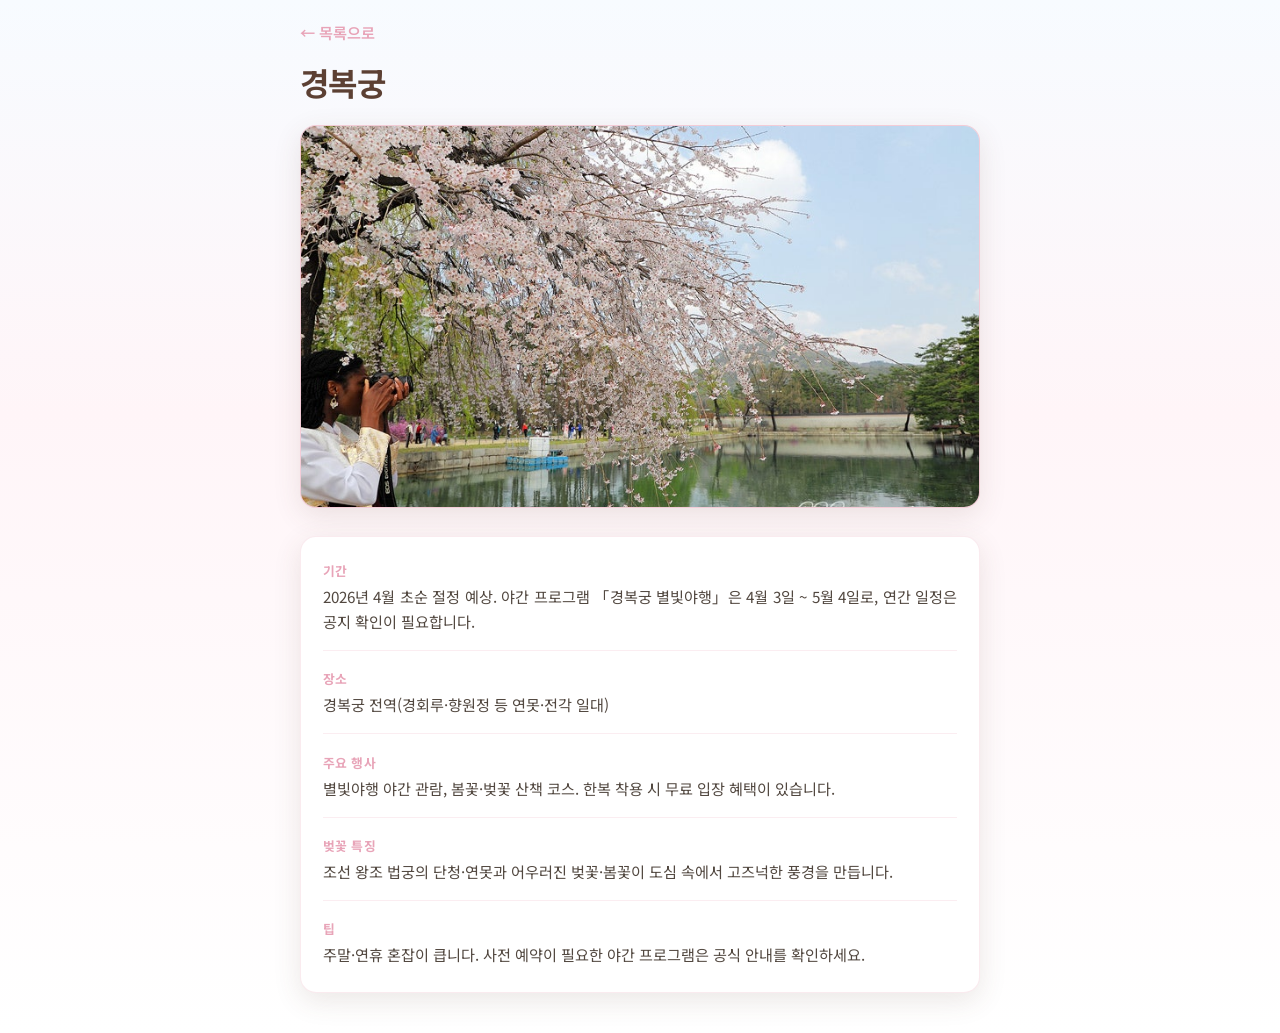
<file: detail/경복궁.html>
<!DOCTYPE html>
<html lang="ko">
<head>
  <meta charset="UTF-8" />
  <meta name="viewport" content="width=device-width, initial-scale=1" />
  <title>경복궁 — 서울 벚꽃 명소</title>
  <link rel="preconnect" href="https://fonts.googleapis.com" />
  <link rel="preconnect" href="https://fonts.gstatic.com" crossorigin />
  <link href="https://fonts.googleapis.com/css2?family=Noto+Sans+KR:wght@300;400;600;700&display=swap" rel="stylesheet" />
  <link rel="stylesheet" href="../detail.css" />
</head>
<body>
  <div class="detail-page">
    <a class="back" href="../index.html">← 목록으로</a>
    <header>
      <h1>경복궁</h1>
    </header>
    <div class="detail-hero">
      <img src="../assets/경복궁.jpg" alt="경복궁 벚꽃 풍경" width="1200" height="675" />
    </div>
    <div class="detail-body">
      <dl class="info-list">
        <div>
          <dt>기간</dt>
          <dd>2026년 4월 초순 절정 예상. 야간 프로그램 「경복궁 별빛야행」은 4월 3일 ~ 5월 4일로, 연간 일정은 공지 확인이 필요합니다.</dd>
        </div>
        <div>
          <dt>장소</dt>
          <dd>경복궁 전역(경회루·향원정 등 연못·전각 일대)</dd>
        </div>
        <div>
          <dt>주요 행사</dt>
          <dd>별빛야행 야간 관람, 봄꽃·벚꽃 산책 코스. 한복 착용 시 무료 입장 혜택이 있습니다.</dd>
        </div>
        <div>
          <dt>벚꽃 특징</dt>
          <dd>조선 왕조 법궁의 단청·연못과 어우러진 벚꽃·봄꽃이 도심 속에서 고즈넉한 풍경을 만듭니다.</dd>
        </div>
        <div>
          <dt>팁</dt>
          <dd>주말·연휴 혼잡이 큽니다. 사전 예약이 필요한 야간 프로그램은 공식 안내를 확인하세요.</dd>
        </div>
      </dl>
    </div>
  </div>
</body>
</html>
</file>
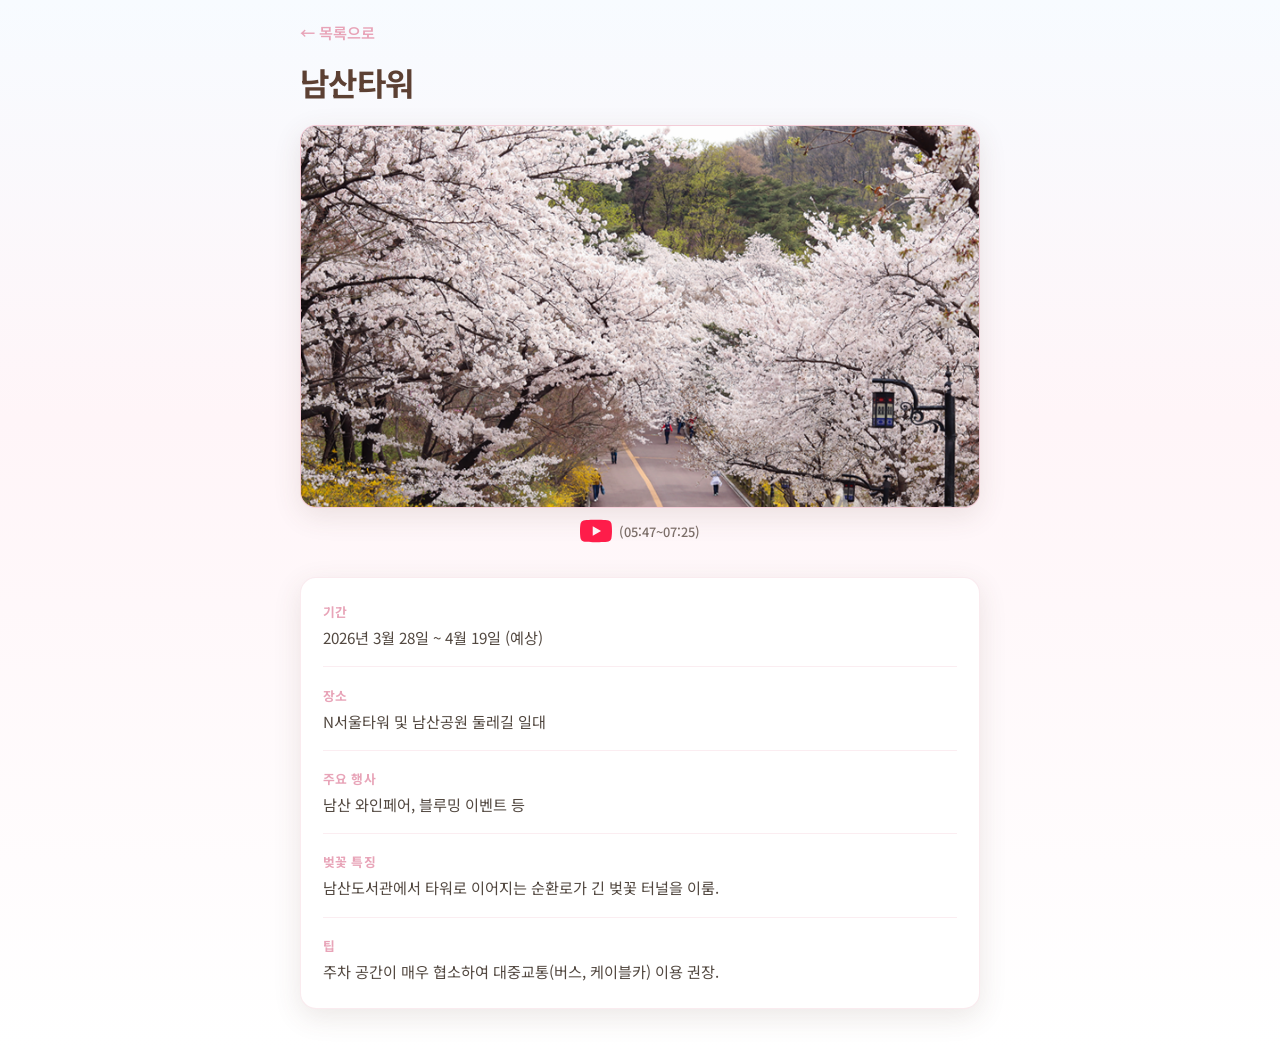
<file: detail/남산타워.html>
<!DOCTYPE html>
<html lang="ko">
<head>
  <meta charset="UTF-8" />
  <meta name="viewport" content="width=device-width, initial-scale=1" />
  <title>남산타워 — 서울 벚꽃 명소</title>
  <link rel="preconnect" href="https://fonts.googleapis.com" />
  <link rel="preconnect" href="https://fonts.gstatic.com" crossorigin />
  <link href="https://fonts.googleapis.com/css2?family=Noto+Sans+KR:wght@300;400;600;700&display=swap" rel="stylesheet" />
  <link rel="stylesheet" href="../detail.css" />
</head>
<body>
  <div class="detail-page">
    <a class="back" href="../index.html">← 목록으로</a>
    <header>
      <h1>남산타워</h1>
    </header>
    <div class="detail-media">
      <div class="detail-hero">
        <img src="../assets/남산타워.png" alt="남산타워 부근 벚꽃 풍경" width="1200" height="675" loading="lazy" decoding="async" />
      </div>
      <a
        class="detail-yt-link"
        href="https://www.youtube.com/watch?v=EMzQtGXoey4&amp;t=347s"
        target="_blank"
        rel="noopener noreferrer"
        aria-label="YouTube에서 관련 영상 보기 (남산타워 구간 05분 47초부터)"
      >
        <svg xmlns="http://www.w3.org/2000/svg" viewBox="0 0 24 24" width="22" height="22" aria-hidden="true" focusable="false">
          <path
            fill="currentColor"
            d="M23.498 6.186a3.016 3.016 0 0 0-2.122-2.136C19.505 3.545 12 3.545 12 3.545s-7.505 0-9.377.505A3.017 3.017 0 0 0 .502 6.186C0 8.07 0 12 0 12s0 3.93.502 5.814a3.016 3.016 0 0 0 2.122 2.136c1.871.505 9.376.505 9.376.505s7.505 0 9.377-.505a3.015 3.015 0 0 0 2.122-2.136C24 15.93 24 12 24 12s0-3.93-.502-5.814zM9.545 15.568V8.432L15.818 12l-6.273 3.568z"
          />
        </svg>
        <span class="detail-yt-hint">(05:47~07:25)</span>
      </a>
    </div>
    <div class="detail-body">
      <dl class="info-list">
        <div>
          <dt>기간</dt>
          <dd>2026년 3월 28일 ~ 4월 19일 (예상)</dd>
        </div>
        <div>
          <dt>장소</dt>
          <dd>N서울타워 및 남산공원 둘레길 일대</dd>
        </div>
        <div>
          <dt>주요 행사</dt>
          <dd>남산 와인페어, 블루밍 이벤트 등</dd>
        </div>
        <div>
          <dt>벚꽃 특징</dt>
          <dd>남산도서관에서 타워로 이어지는 순환로가 긴 벚꽃 터널을 이룸.</dd>
        </div>
        <div>
          <dt>팁</dt>
          <dd>주차 공간이 매우 협소하여 대중교통(버스, 케이블카) 이용 권장.</dd>
        </div>
      </dl>
    </div>
  </div>
</body>
</html>
</file>
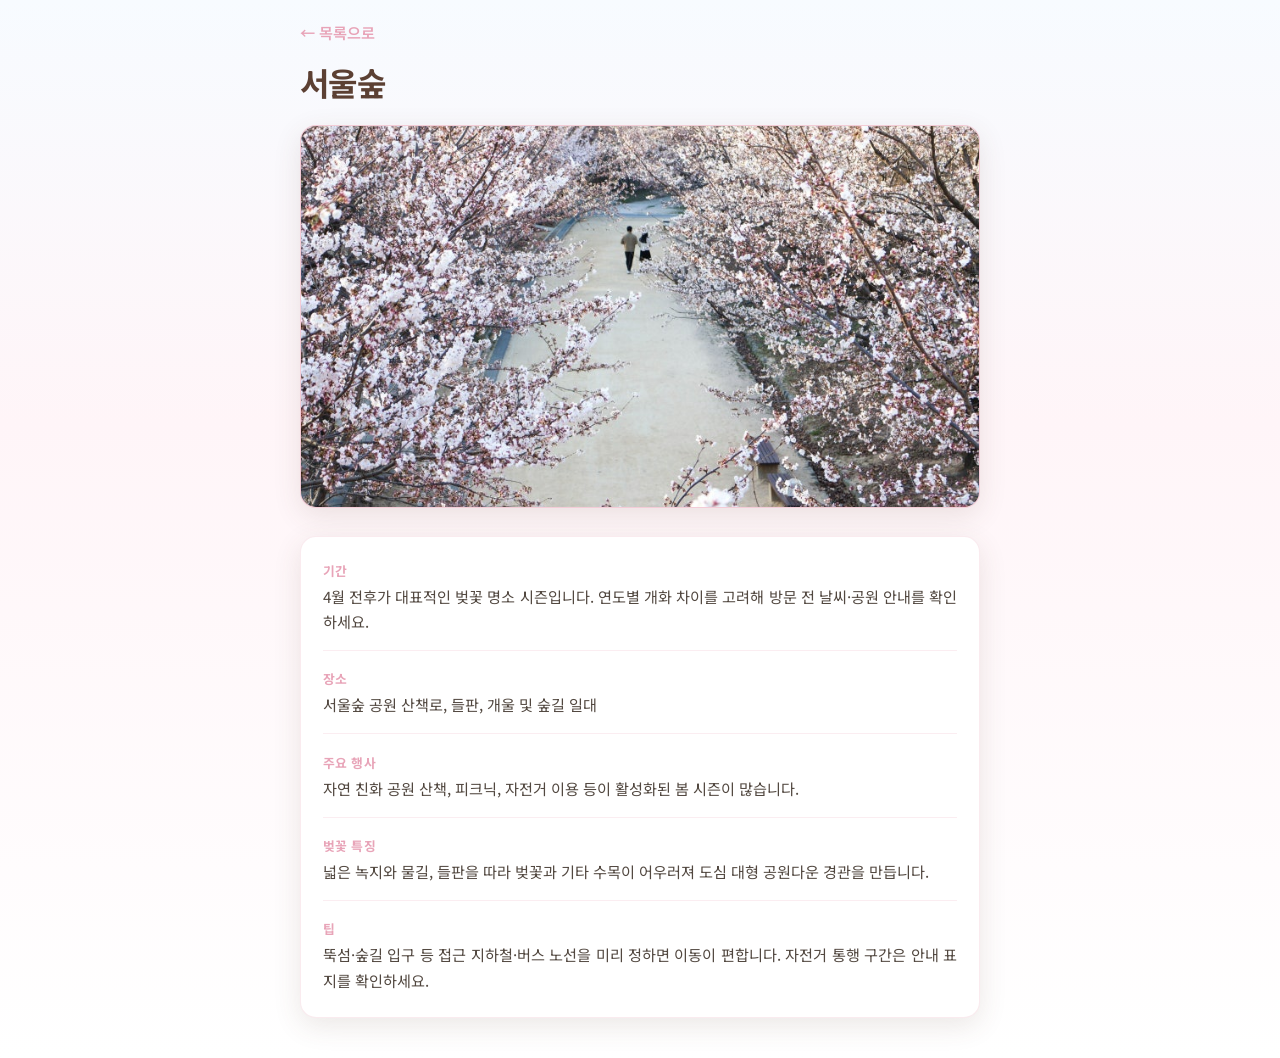
<file: detail/서울숲.html>
<!DOCTYPE html>
<html lang="ko">
<head>
  <meta charset="UTF-8" />
  <meta name="viewport" content="width=device-width, initial-scale=1" />
  <title>서울숲 — 서울 벚꽃 명소</title>
  <link rel="preconnect" href="https://fonts.googleapis.com" />
  <link rel="preconnect" href="https://fonts.gstatic.com" crossorigin />
  <link href="https://fonts.googleapis.com/css2?family=Noto+Sans+KR:wght@300;400;600;700&display=swap" rel="stylesheet" />
  <link rel="stylesheet" href="../detail.css" />
</head>
<body>
  <div class="detail-page">
    <a class="back" href="../index.html">← 목록으로</a>
    <header>
      <h1>서울숲</h1>
    </header>
    <div class="detail-hero">
      <img src="../assets/서울숲.jpg" alt="서울숲 벚꽃" width="1200" height="675" />
    </div>
    <div class="detail-body">
      <dl class="info-list">
        <div>
          <dt>기간</dt>
          <dd>4월 전후가 대표적인 벚꽃 명소 시즌입니다. 연도별 개화 차이를 고려해 방문 전 날씨·공원 안내를 확인하세요.</dd>
        </div>
        <div>
          <dt>장소</dt>
          <dd>서울숲 공원 산책로, 들판, 개울 및 숲길 일대</dd>
        </div>
        <div>
          <dt>주요 행사</dt>
          <dd>자연 친화 공원 산책, 피크닉, 자전거 이용 등이 활성화된 봄 시즌이 많습니다.</dd>
        </div>
        <div>
          <dt>벚꽃 특징</dt>
          <dd>넓은 녹지와 물길, 들판을 따라 벚꽃과 기타 수목이 어우러져 도심 대형 공원다운 경관을 만듭니다.</dd>
        </div>
        <div>
          <dt>팁</dt>
          <dd>뚝섬·숲길 입구 등 접근 지하철·버스 노선을 미리 정하면 이동이 편합니다. 자전거 통행 구간은 안내 표지를 확인하세요.</dd>
        </div>
      </dl>
    </div>
  </div>
</body>
</html>
</file>
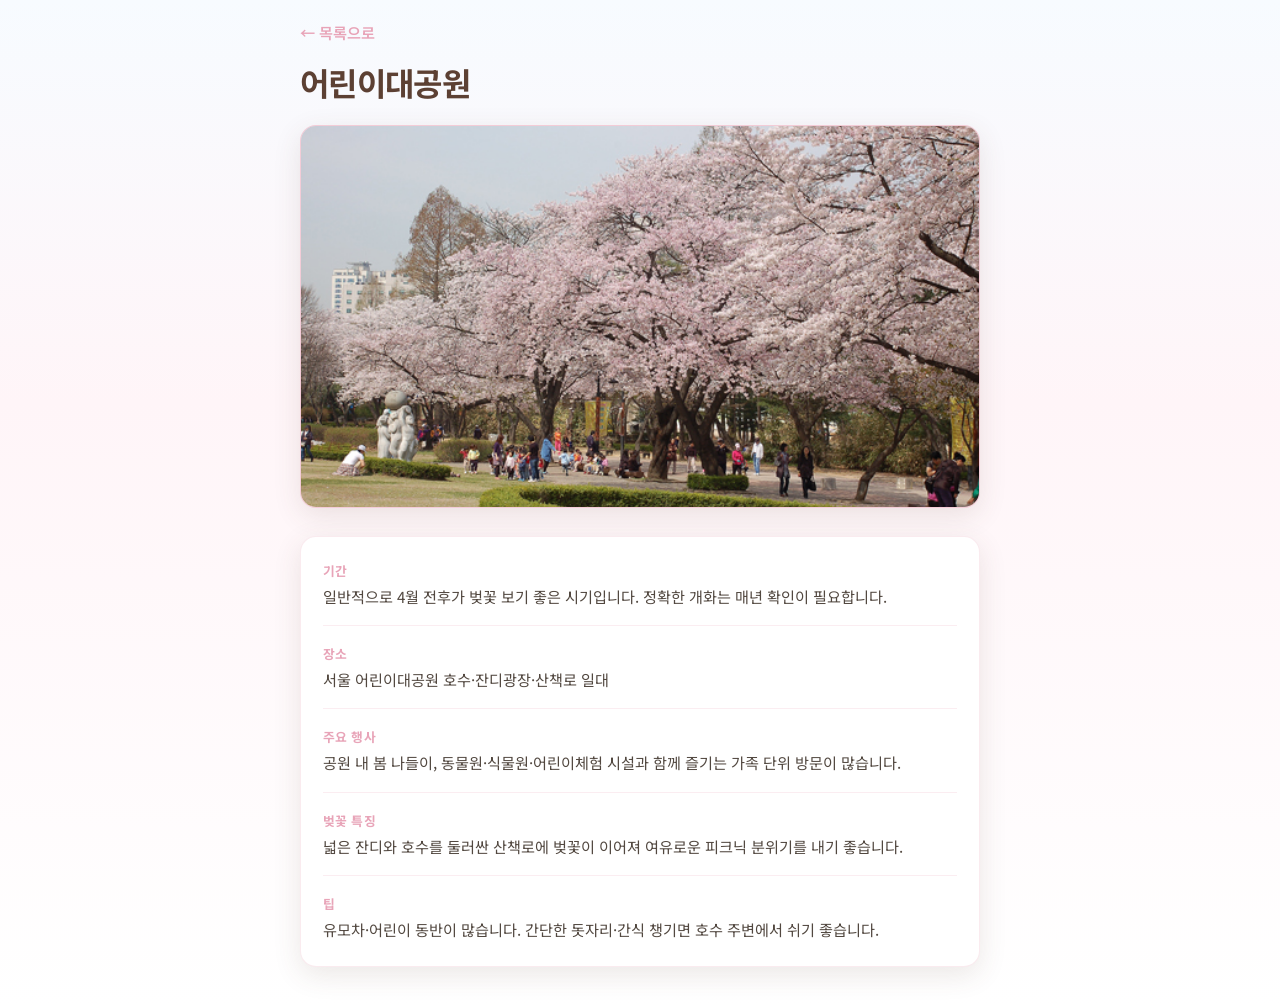
<file: detail/어린이대공원.html>
<!DOCTYPE html>
<html lang="ko">
<head>
  <meta charset="UTF-8" />
  <meta name="viewport" content="width=device-width, initial-scale=1" />
  <title>어린이대공원 — 서울 벚꽃 명소</title>
  <link rel="preconnect" href="https://fonts.googleapis.com" />
  <link rel="preconnect" href="https://fonts.gstatic.com" crossorigin />
  <link href="https://fonts.googleapis.com/css2?family=Noto+Sans+KR:wght@300;400;600;700&display=swap" rel="stylesheet" />
  <link rel="stylesheet" href="../detail.css" />
</head>
<body>
  <div class="detail-page">
    <a class="back" href="../index.html">← 목록으로</a>
    <header>
      <h1>어린이대공원</h1>
    </header>
    <div class="detail-hero">
      <img src="../assets/어린이대공원.jpg" alt="어린이대공원 벚꽃" width="1200" height="675" />
    </div>
    <div class="detail-body">
      <dl class="info-list">
        <div>
          <dt>기간</dt>
          <dd>일반적으로 4월 전후가 벚꽃 보기 좋은 시기입니다. 정확한 개화는 매년 확인이 필요합니다.</dd>
        </div>
        <div>
          <dt>장소</dt>
          <dd>서울 어린이대공원 호수·잔디광장·산책로 일대</dd>
        </div>
        <div>
          <dt>주요 행사</dt>
          <dd>공원 내 봄 나들이, 동물원·식물원·어린이체험 시설과 함께 즐기는 가족 단위 방문이 많습니다.</dd>
        </div>
        <div>
          <dt>벚꽃 특징</dt>
          <dd>넓은 잔디와 호수를 둘러싼 산책로에 벚꽃이 이어져 여유로운 피크닉 분위기를 내기 좋습니다.</dd>
        </div>
        <div>
          <dt>팁</dt>
          <dd>유모차·어린이 동반이 많습니다. 간단한 돗자리·간식 챙기면 호수 주변에서 쉬기 좋습니다.</dd>
        </div>
      </dl>
    </div>
  </div>
</body>
</html>
</file>
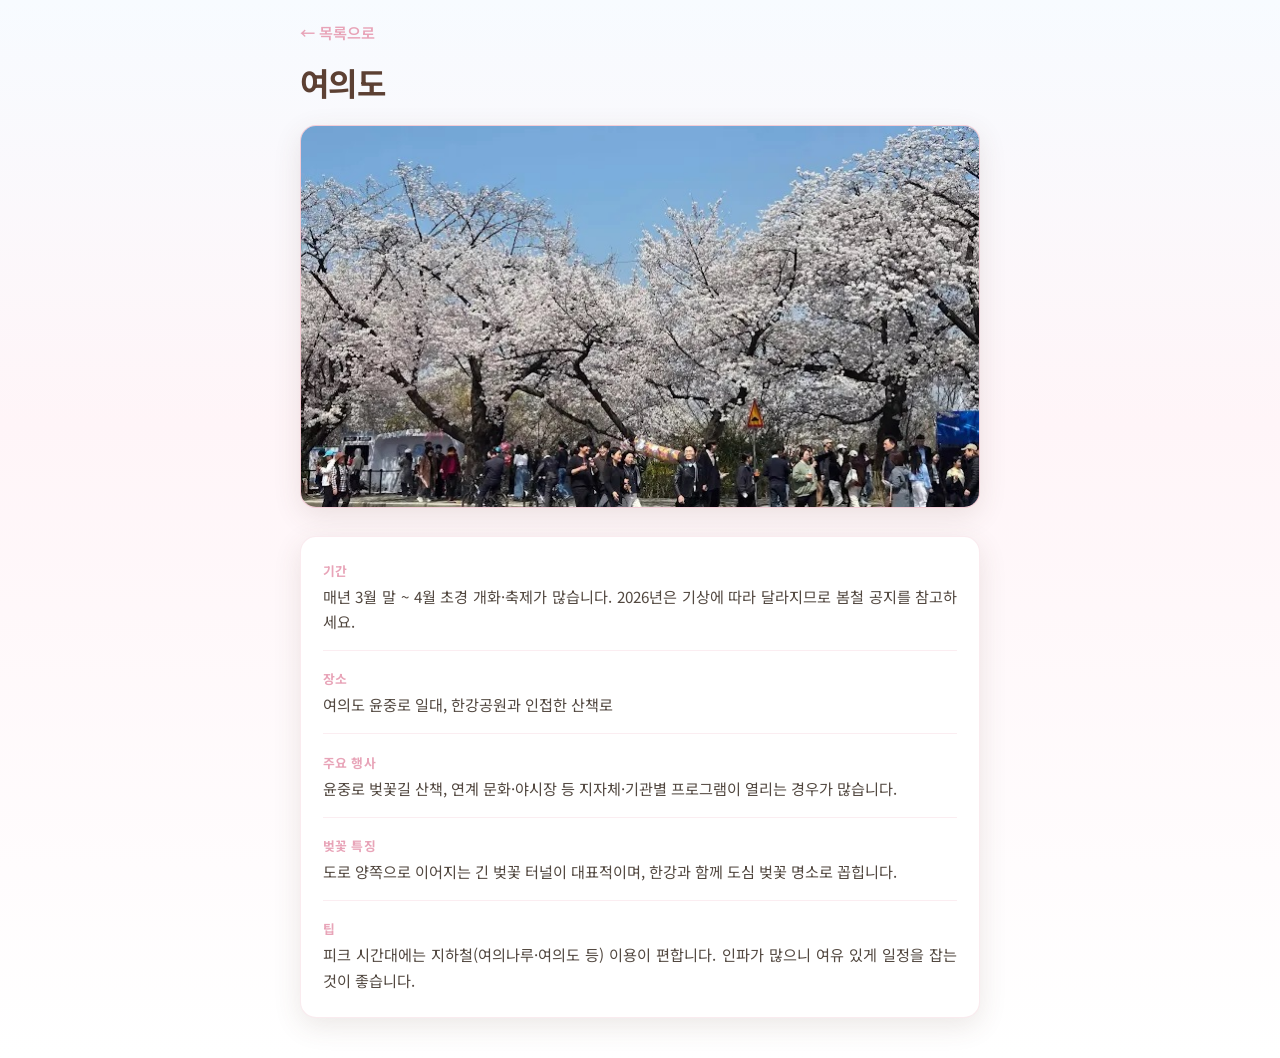
<file: detail/여의도.html>
<!DOCTYPE html>
<html lang="ko">
<head>
  <meta charset="UTF-8" />
  <meta name="viewport" content="width=device-width, initial-scale=1" />
  <title>여의도 — 서울 벚꽃 명소</title>
  <link rel="preconnect" href="https://fonts.googleapis.com" />
  <link rel="preconnect" href="https://fonts.gstatic.com" crossorigin />
  <link href="https://fonts.googleapis.com/css2?family=Noto+Sans+KR:wght@300;400;600;700&display=swap" rel="stylesheet" />
  <link rel="stylesheet" href="../detail.css" />
</head>
<body>
  <div class="detail-page">
    <a class="back" href="../index.html">← 목록으로</a>
    <header>
      <h1>여의도</h1>
    </header>
    <div class="detail-hero">
      <img src="../assets/여의도.jpg" alt="여의도 윤중로 벚꽃" width="1200" height="675" />
    </div>
    <div class="detail-body">
      <dl class="info-list">
        <div>
          <dt>기간</dt>
          <dd>매년 3월 말 ~ 4월 초경 개화·축제가 많습니다. 2026년은 기상에 따라 달라지므로 봄철 공지를 참고하세요.</dd>
        </div>
        <div>
          <dt>장소</dt>
          <dd>여의도 윤중로 일대, 한강공원과 인접한 산책로</dd>
        </div>
        <div>
          <dt>주요 행사</dt>
          <dd>윤중로 벚꽃길 산책, 연계 문화·야시장 등 지자체·기관별 프로그램이 열리는 경우가 많습니다.</dd>
        </div>
        <div>
          <dt>벚꽃 특징</dt>
          <dd>도로 양쪽으로 이어지는 긴 벚꽃 터널이 대표적이며, 한강과 함께 도심 벚꽃 명소로 꼽힙니다.</dd>
        </div>
        <div>
          <dt>팁</dt>
          <dd>피크 시간대에는 지하철(여의나루·여의도 등) 이용이 편합니다. 인파가 많으니 여유 있게 일정을 잡는 것이 좋습니다.</dd>
        </div>
      </dl>
    </div>
  </div>
</body>
</html>
</file>
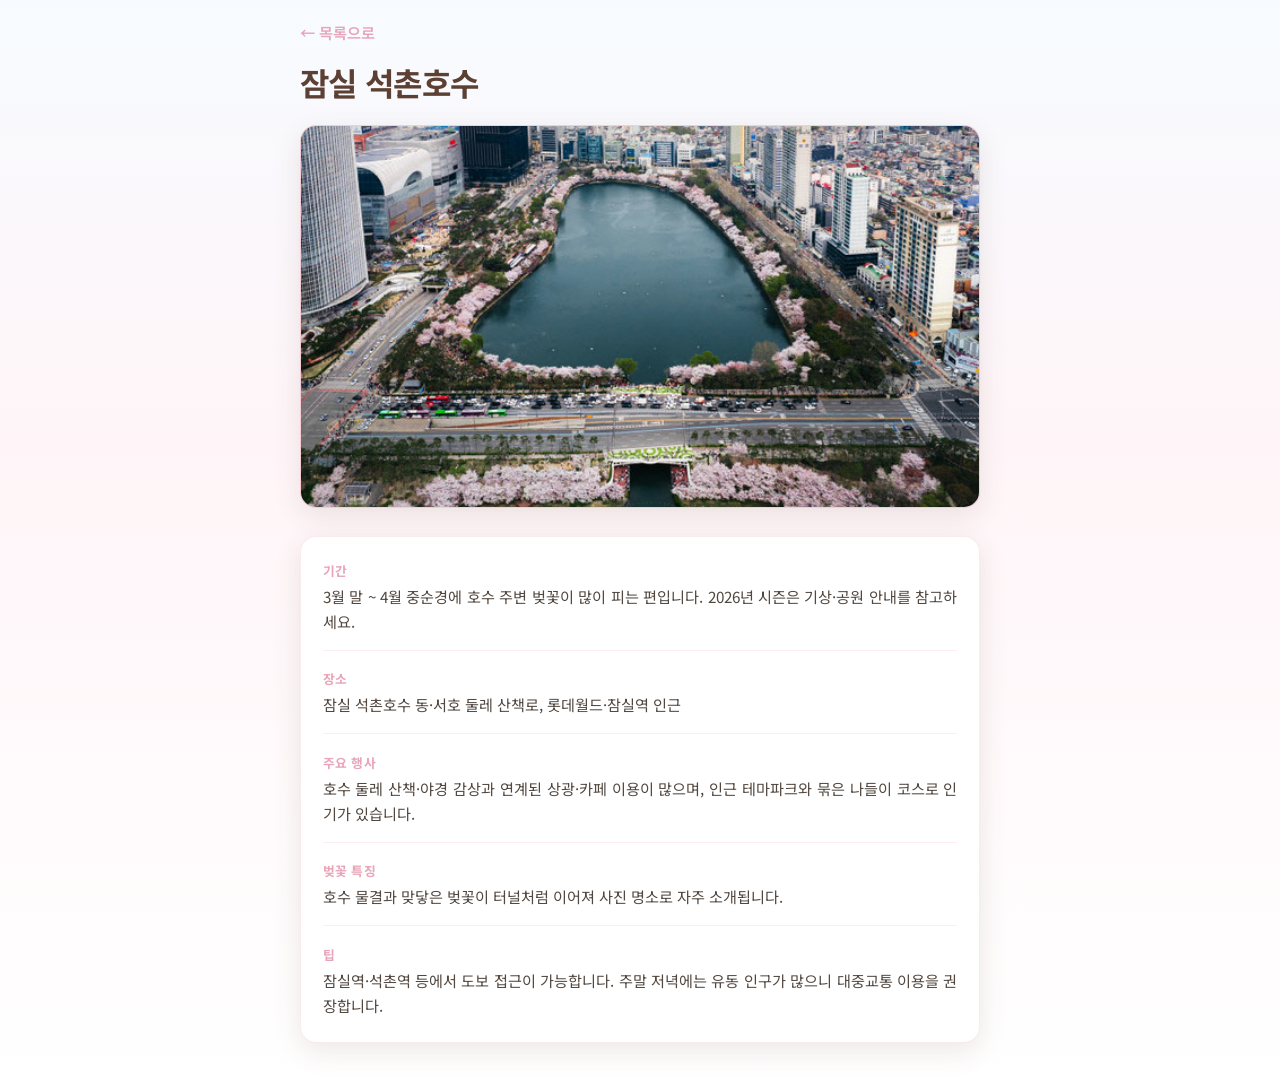
<file: detail/잠실-석촌호수.html>
<!DOCTYPE html>
<html lang="ko">
<head>
  <meta charset="UTF-8" />
  <meta name="viewport" content="width=device-width, initial-scale=1" />
  <title>잠실 석촌호수 — 서울 벚꽃 명소</title>
  <link rel="preconnect" href="https://fonts.googleapis.com" />
  <link rel="preconnect" href="https://fonts.gstatic.com" crossorigin />
  <link href="https://fonts.googleapis.com/css2?family=Noto+Sans+KR:wght@300;400;600;700&display=swap" rel="stylesheet" />
  <link rel="stylesheet" href="../detail.css" />
</head>
<body>
  <div class="detail-page">
    <a class="back" href="../index.html">← 목록으로</a>
    <header>
      <h1>잠실 석촌호수</h1>
    </header>
    <div class="detail-hero">
      <img src="../assets/잠실 석촌호수.jpg" alt="잠실 석촌호수 벚꽃" width="1200" height="675" />
    </div>
    <div class="detail-body">
      <dl class="info-list">
        <div>
          <dt>기간</dt>
          <dd>3월 말 ~ 4월 중순경에 호수 주변 벚꽃이 많이 피는 편입니다. 2026년 시즌은 기상·공원 안내를 참고하세요.</dd>
        </div>
        <div>
          <dt>장소</dt>
          <dd>잠실 석촌호수 동·서호 둘레 산책로, 롯데월드·잠실역 인근</dd>
        </div>
        <div>
          <dt>주요 행사</dt>
          <dd>호수 둘레 산책·야경 감상과 연계된 상광·카페 이용이 많으며, 인근 테마파크와 묶은 나들이 코스로 인기가 있습니다.</dd>
        </div>
        <div>
          <dt>벚꽃 특징</dt>
          <dd>호수 물결과 맞닿은 벚꽃이 터널처럼 이어져 사진 명소로 자주 소개됩니다.</dd>
        </div>
        <div>
          <dt>팁</dt>
          <dd>잠실역·석촌역 등에서 도보 접근이 가능합니다. 주말 저녁에는 유동 인구가 많으니 대중교통 이용을 권장합니다.</dd>
        </div>
      </dl>
    </div>
  </div>
</body>
</html>
</file>
<file: detail.css>
:root {
  --petal: #f8e1e8;
  --petal-deep: #e8a4b8;
  --bark: #5c4033;
  --sky: #f7fbff;
  --card-shadow: 0 8px 28px rgba(92, 64, 51, 0.12);
}

* {
  box-sizing: border-box;
}

body {
  margin: 0;
  font-family: "Noto Sans KR", system-ui, sans-serif;
  background: linear-gradient(180deg, var(--sky) 0%, #fff5f8 40%, #fff 100%);
  color: #2c2420;
  min-height: 100vh;
}

.detail-page {
  max-width: 720px;
  margin: 0 auto;
  padding: 1.25rem 1.25rem 2.5rem;
}

.back {
  display: inline-block;
  margin-bottom: 1rem;
  color: var(--petal-deep);
  font-weight: 600;
  text-decoration: none;
  font-size: 0.95rem;
}

.back:hover {
  text-decoration: underline;
}

.detail-page h1 {
  margin: 0 0 1.25rem;
  font-size: clamp(1.5rem, 4vw, 2rem);
  font-weight: 700;
  color: var(--bark);
  letter-spacing: -0.02em;
}

.detail-hero {
  border-radius: 16px;
  overflow: hidden;
  box-shadow: var(--card-shadow);
  border: 1px solid rgba(232, 164, 184, 0.35);
  margin-bottom: 1.75rem;
  aspect-ratio: 16 / 9;
  background: var(--petal);
}

.detail-hero img {
  width: 100%;
  height: 100%;
  object-fit: cover;
  object-position: center;
  display: block;
}

.detail-media {
  margin-bottom: 1.75rem;
}

.detail-media .detail-hero {
  margin-bottom: 0;
}

.detail-yt-link {
  display: flex;
  align-items: center;
  gap: 0.45rem;
  margin: 0.4rem auto 0;
  width: fit-content;
  max-width: 100%;
  padding: 0.1rem 0;
  color: #ff0033;
  text-decoration: none;
  opacity: 0.88;
  transition: opacity 0.2s ease;
}

.detail-yt-link:hover {
  opacity: 1;
}

.detail-yt-link:hover svg {
  transform: scale(1.08);
}

.detail-yt-link:focus {
  outline: none;
}

.detail-yt-link:focus-visible {
  outline: 2px solid var(--petal-deep);
  outline-offset: 3px;
  border-radius: 6px;
}

.detail-yt-link svg {
  display: block;
  width: 2rem;
  height: 2rem;
  flex-shrink: 0;
  transition: transform 0.2s ease;
}

.detail-yt-hint {
  font-size: 0.8rem;
  font-weight: 500;
  color: #6b5d56;
  font-variant-numeric: tabular-nums;
  line-height: 1.2;
}

.detail-hero--youtube-short {
  aspect-ratio: 9 / 16;
  max-width: min(100%, 400px);
  margin-left: auto;
  margin-right: auto;
  background: #1a1a1a;
}

.detail-hero--youtube-short iframe {
  width: 100%;
  height: 100%;
  border: 0;
  display: block;
}

.detail-body {
  background: #fff;
  border-radius: 16px;
  padding: 1.5rem 1.35rem;
  box-shadow: var(--card-shadow);
  border: 1px solid rgba(232, 164, 184, 0.22);
}

.info-list {
  margin: 0;
  display: grid;
  gap: 1.15rem;
}

.info-list dt {
  margin: 0;
  font-size: 0.8rem;
  font-weight: 700;
  color: var(--petal-deep);
  text-transform: none;
  letter-spacing: 0.02em;
}

.info-list dd {
  margin: 0.25rem 0 0;
  font-size: 0.95rem;
  line-height: 1.65;
  color: #524840;
  text-align: justify;
  text-justify: inter-word;
}

.info-list > div {
  padding-bottom: 1rem;
  border-bottom: 1px solid rgba(232, 164, 184, 0.2);
}

.info-list > div:last-child {
  padding-bottom: 0;
  border-bottom: none;
}
</file>
